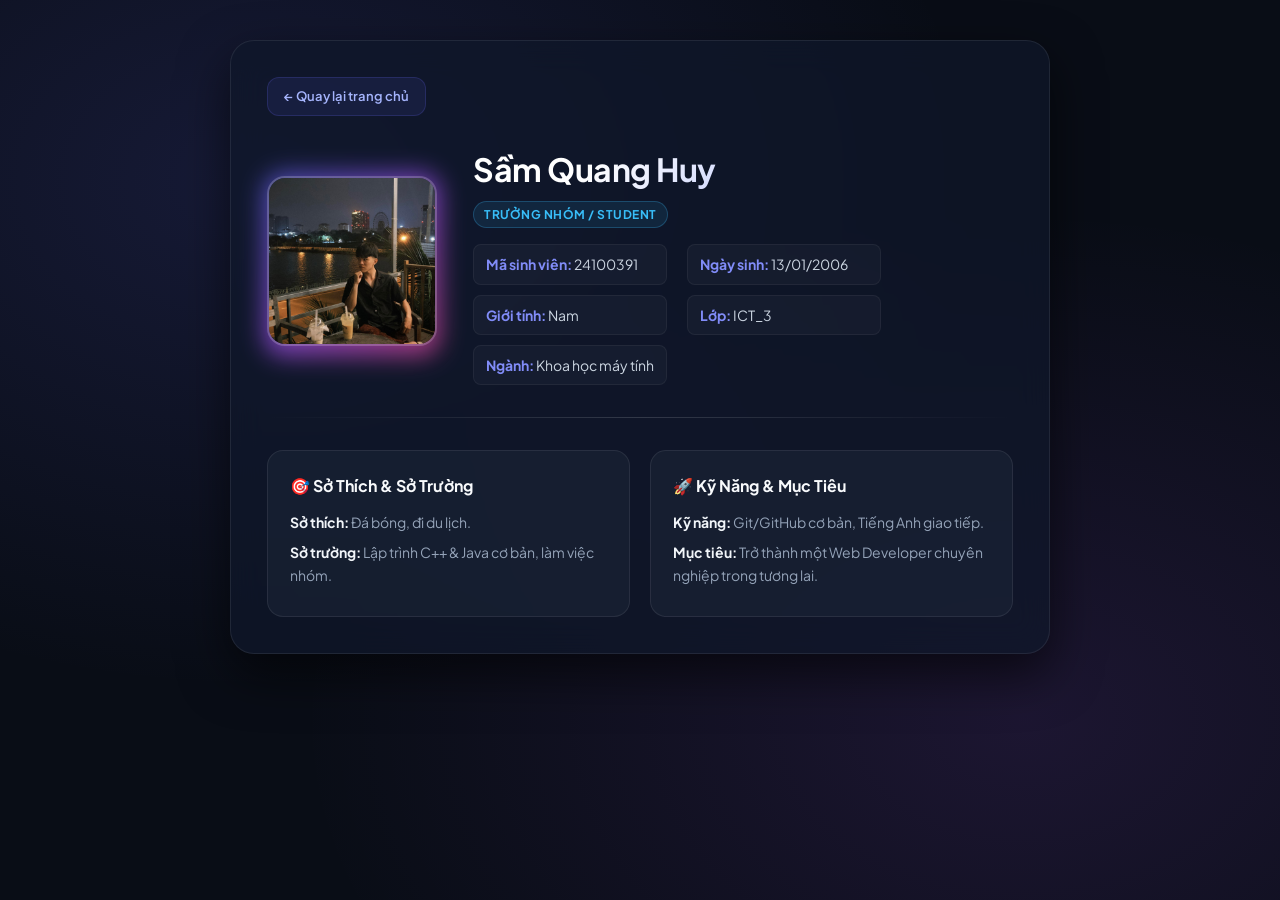
<file: tasks/Huy_Sam_Quang/index.html>
<!DOCTYPE html>
<html lang="vi">
<head>
    <meta charset="UTF-8">
    <meta name="viewport" content="width=device-width, initial-scale=1.0">
    <title>Sầm Quang Huy - Trang Cá Nhân</title>
    <link href="https://fonts.googleapis.com/css2?family=Inter:wght@400;500;600;700&display=swap" rel="stylesheet">
    <link rel="stylesheet" href="style.css">
</head>
<body>

    <div class="profile-container">
        <!-- Nút quay lại trang chủ -->
        <a href="../../index.html" class="back-btn">← Quay lại trang chủ</a>

        <!-- Khối Profile chính: Ảnh trái - Thông tin phải -->
        <div class="profile-header">
            <div class="avatar-box">
                <img src="images/huysq.jpg" alt="Sầm Quang Huy" class="profile-avatar">
            </div>
            
            <div class="header-info">
                <h1 class="user-name">Sầm Quang Huy</h1>
                <p class="user-role">Trưởng nhóm / Student</p>
                
                <ul class="info-list">
                    <li><strong>Mã sinh viên:</strong> 24100391</li>
                    <li><strong>Ngày sinh:</strong> 13/01/2006</li>
                    <li><strong>Giới tính:</strong> Nam</li>
                    <li><strong>Lớp:</strong> ICT_3</li>
                    <li><strong>Ngành:</strong> Khoa học máy tính</li>
                </ul>
            </div>
        </div>

        <hr class="divider">

        <!-- Các khối thông tin phụ bên dưới -->
        <div class="details-grid">
            <div class="info-card">
                <h3>🎯 Sở Thích & Sở Trường</h3>
                <ul>
                    <li><strong>Sở thích:</strong> Đá bóng, đi du lịch.</li>
                    <li><strong>Sở trường:</strong> Lập trình C++ & Java cơ bản, làm việc nhóm.</li>
                </ul>
            </div>

            <div class="info-card">
                <h3>🚀 Kỹ Năng & Mục Tiêu</h3>
                <ul>
                    <li><strong>Kỹ năng:</strong> Git/GitHub cơ bản, Tiếng Anh giao tiếp.</li>
                    <li><strong>Mục tiêu:</strong> Trở thành một Web Developer chuyên nghiệp trong tương lai.</li>
                </ul>
            </div>
        </div>
    </div>

</body>
</html>
</file>
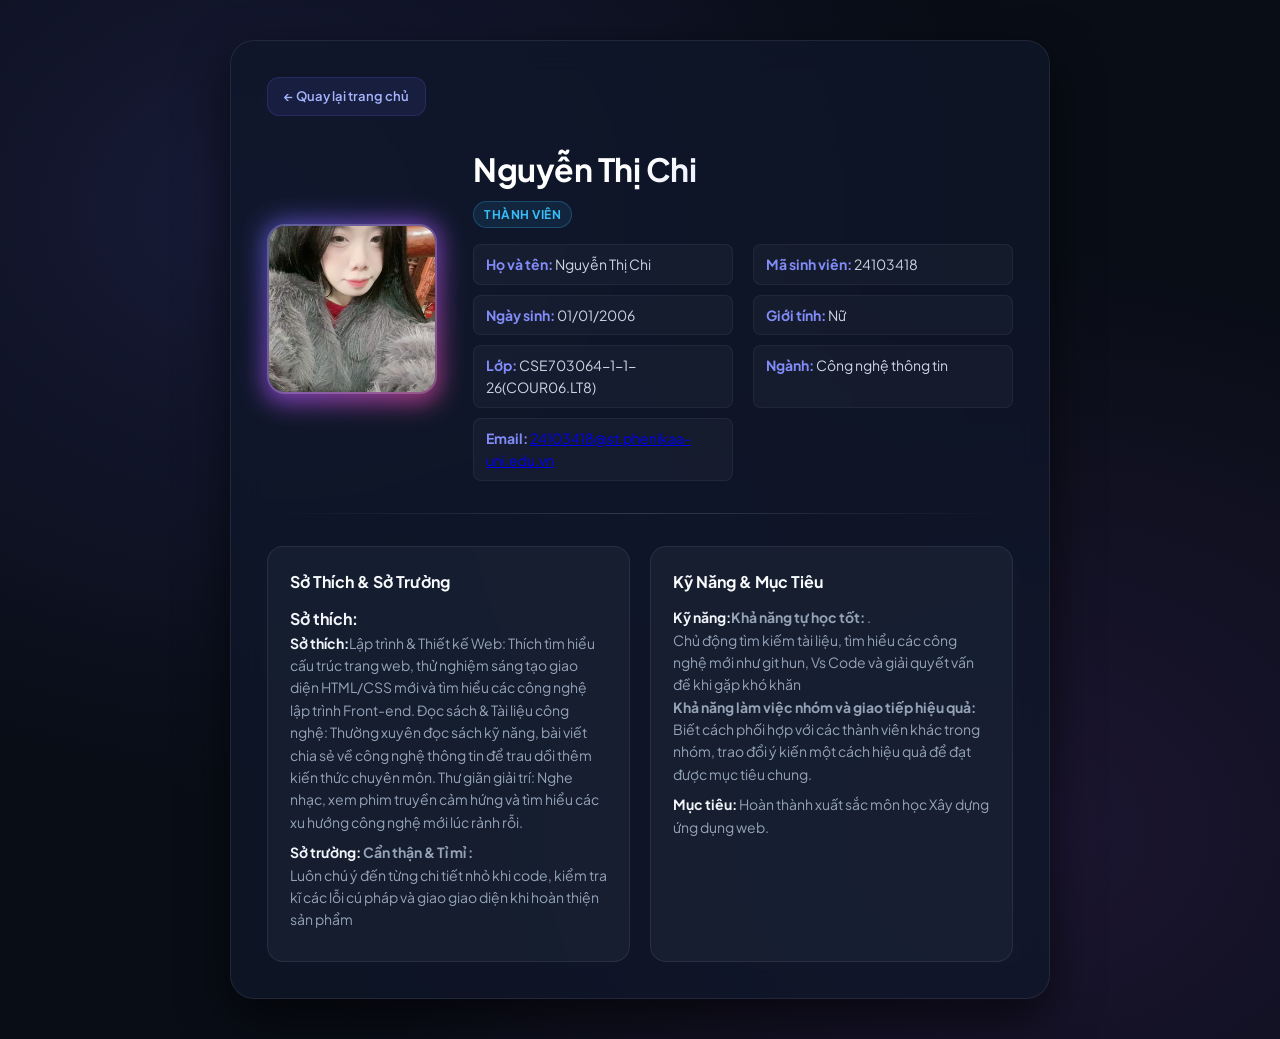
<file: tasks/Nguyen_Thi_Chi/index.html>
<!DOCTYPE html>
<html lang="vi">
<head>
    <meta charset="UTF-8">
    <meta name="viewport" content="width=device-width, initial-scale=1.0">
    <title>Trang Giới Thiệu Cá Nhân - Nguyễn Thị Chi </title>
    <!-- Link Font chữ Google -->
    <link href="https://fonts.googleapis.com/css2?family=Plus+Jakarta+Sans:wght@400;500;600;700&display=swap" rel="stylesheet">
    <!-- Link file CSS cùng thư mục -->
    <link rel="stylesheet" href="style.css">
</head>
<body>

    <div class="profile-container">
        <!-- Nút quay lại trang chủ -->
        <a href="../../index.html" class="back-btn">← Quay lại trang chủ</a>

        <!-- THÔNG TIN CHÍNH -->
        <header class="profile-header">
            <div class="avatar-box">
                <!-- Thay tên file ảnh đúng trong thư mục images của bạn -->
               <img src="images\avatar.jpg" alt="Ảnh đại diện của Nguyễn Thị Chi " class="profile-avatar">
            </div>

            <div class="header-info">
                <h1 class="user-name">Nguyễn Thị Chi </h1>
                <span class="user-role">Thành viên</span>

                <ul class="info-list">
                    <li><strong>Họ và tên:</strong> Nguyễn Thị Chi </li>
                    <li><strong>Mã sinh viên:</strong> 24103418</li>
                    <li><strong>Ngày sinh:</strong> 01/01/2006</li>
                    <li><strong>Giới tính:</strong> Nữ</li>
                    <li><strong>Lớp:</strong> CSE703064-1-1-26(COUR06.LT8)</li>
                    <li><strong>Ngành:</strong> Công nghệ thông tin</li>
                    <li><strong>Email:</strong> <a href="mailto:24103418@st.phenikaa-uni.edu.vn">24103418@st.phenikaa-uni.edu.vn</a></li>
                </ul>
            </div>
        </header>

        <hr class="divider">

        <!-- ĐẶC ĐIỂM CÁ NHÂN & MỤC TIÊU -->
        <div class="details-grid">
            <section class="info-card">
                <h3>Sở Thích & Sở Trường</h3>
                <p><strong>Sở thích:</strong></p>
                <ul>
                    <li><strong>Sở thích:</strong>Lập trình & Thiết kế Web: Thích tìm hiểu cấu trúc trang web, thử nghiệm sáng tạo giao diện HTML/CSS mới và tìm hiểu các công nghệ lập trình Front-end.
Đọc sách & Tài liệu công nghệ: Thường xuyên đọc sách kỹ năng, bài viết chia sẻ về công nghệ thông tin để trau dồi thêm kiến thức chuyên môn.
Thư giãn giải trí: Nghe nhạc, xem phim truyền cảm hứng và tìm hiểu các xu hướng công nghệ mới lúc rảnh rỗi.</li>
                    <li><strong>Sở trường:</strong> <b>Cẩn thận & Tỉ mỉ :</b>
                        <p>Luôn chú ý đến từng chi tiết nhỏ khi code, kiểm tra kĩ các lỗi cú pháp và giao giao diện khi hoàn thiện sản phẩm </p>
                    
                    </li>
                </ul>
            </section>

            <section class="info-card">
                <h3>Kỹ Năng & Mục Tiêu</h3>
                <ul>
                    <li><strong>Kỹ năng:</strong><b>Khả năng tự học tốt: </b>.
                        <p>Chủ động tìm kiếm tài liệu, tìm hiểu các công nghệ mới như git hun, Vs Code và giải quyết vấn đề khi gặp khó khăn </p>
                        <b>Khả năng làm việc nhóm và giao tiếp hiệu quả:</b>
                        <p>Biết cách phối hợp với các thành viên khác trong nhóm, trao đổi ý kiến một cách hiệu quả để đạt được mục tiêu chung.</p>
                    </li>
                    <li><strong>Mục tiêu:</strong> Hoàn thành xuất sắc môn học Xây dựng ứng dụng web.</li>
                </ul>
            </section>
        </div>
    </div>

</body>
</html>
</file>
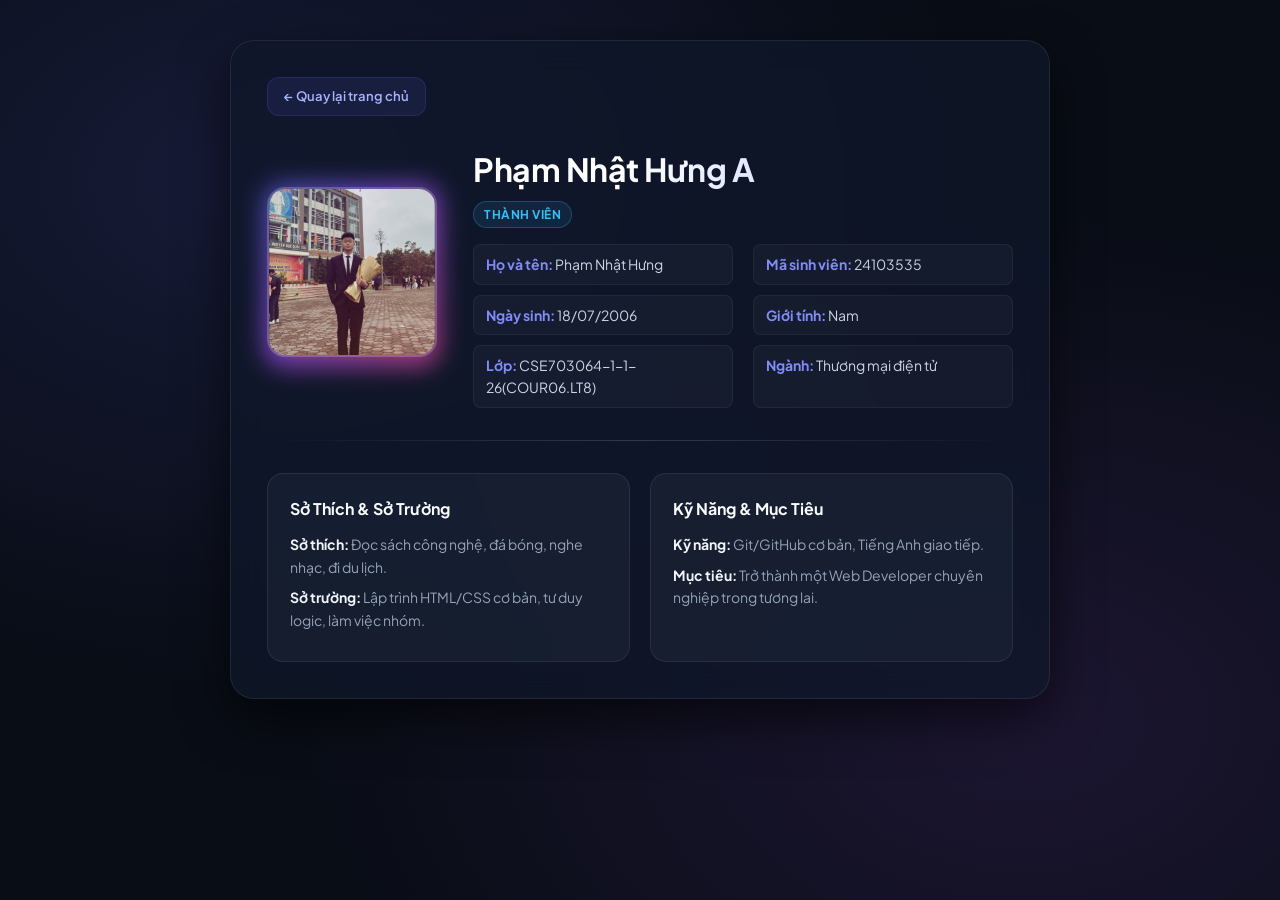
<file: tasks/Pham_Nhat_Hung/index.html>
<!DOCTYPE html>
<html lang="vi">
<head>
    <meta charset="UTF-8">
    <meta name="viewport" content="width=device-width, initial-scale=1.0">
    <title>Trang Giới Thiệu Cá Nhân - Phạm Nhật Hưng </title>
    <!-- Link Font chữ Google -->
    <link href="https://fonts.googleapis.com/css2?family=Plus+Jakarta+Sans:wght@400;500;600;700&display=swap" rel="stylesheet">
    <!-- Link file CSS cùng thư mục -->
    <link rel="stylesheet" href="style.css">
</head>
<body>

    <div class="profile-container">
        <!-- Nút quay lại trang chủ -->
        <a href="../../index.html" class="back-btn">← Quay lại trang chủ</a>

        <!-- THÔNG TIN CHÍNH -->
        <header class="profile-header">
            <div class="avatar-box">
                <!-- Thay tên file ảnh đúng trong thư mục images của bạn -->
                <img src="images/avatar.jpg" alt="Ảnh đại diện của Phạm Nhật Hưng " class="profile-avatar">
            </div>

            <div class="header-info">
                <h1 class="user-name">Phạm Nhật Hưng A</h1>
                <span class="user-role">Thành viên</span>

                <ul class="info-list">
                    <li><strong>Họ và tên:</strong> Phạm Nhật Hưng </li>
                    <li><strong>Mã sinh viên:</strong> 24103535</li>
                    <li><strong>Ngày sinh:</strong> 18/07/2006</li>
                    <li><strong>Giới tính:</strong> Nam</li>
                    <li><strong>Lớp:</strong> CSE703064-1-1-26(COUR06.LT8)</li>
                    <li><strong>Ngành:</strong> Thương mại điện tử</li>
                </ul>
            </div>
        </header>

        <hr class="divider">

        <!-- ĐẶC ĐIỂM CÁ NHÂN & MỤC TIÊU -->
        <div class="details-grid">
            <section class="info-card">
                <h3>Sở Thích & Sở Trường</h3>
                <ul>
                    <li><strong>Sở thích:</strong> Đọc sách công nghệ, đá bóng, nghe nhạc, đi du lịch.</li>
                    <li><strong>Sở trường:</strong> Lập trình HTML/CSS cơ bản, tư duy logic, làm việc nhóm.</li>
                </ul>
            </section>

            <section class="info-card">
                <h3>Kỹ Năng & Mục Tiêu</h3>
                <ul>
                    <li><strong>Kỹ năng:</strong> Git/GitHub cơ bản, Tiếng Anh giao tiếp.</li>
                    <li><strong>Mục tiêu:</strong> Trở thành một Web Developer chuyên nghiệp trong tương lai.</li>
                </ul>
            </section>
        </div>
    </div>

</body>
</html>
</file>
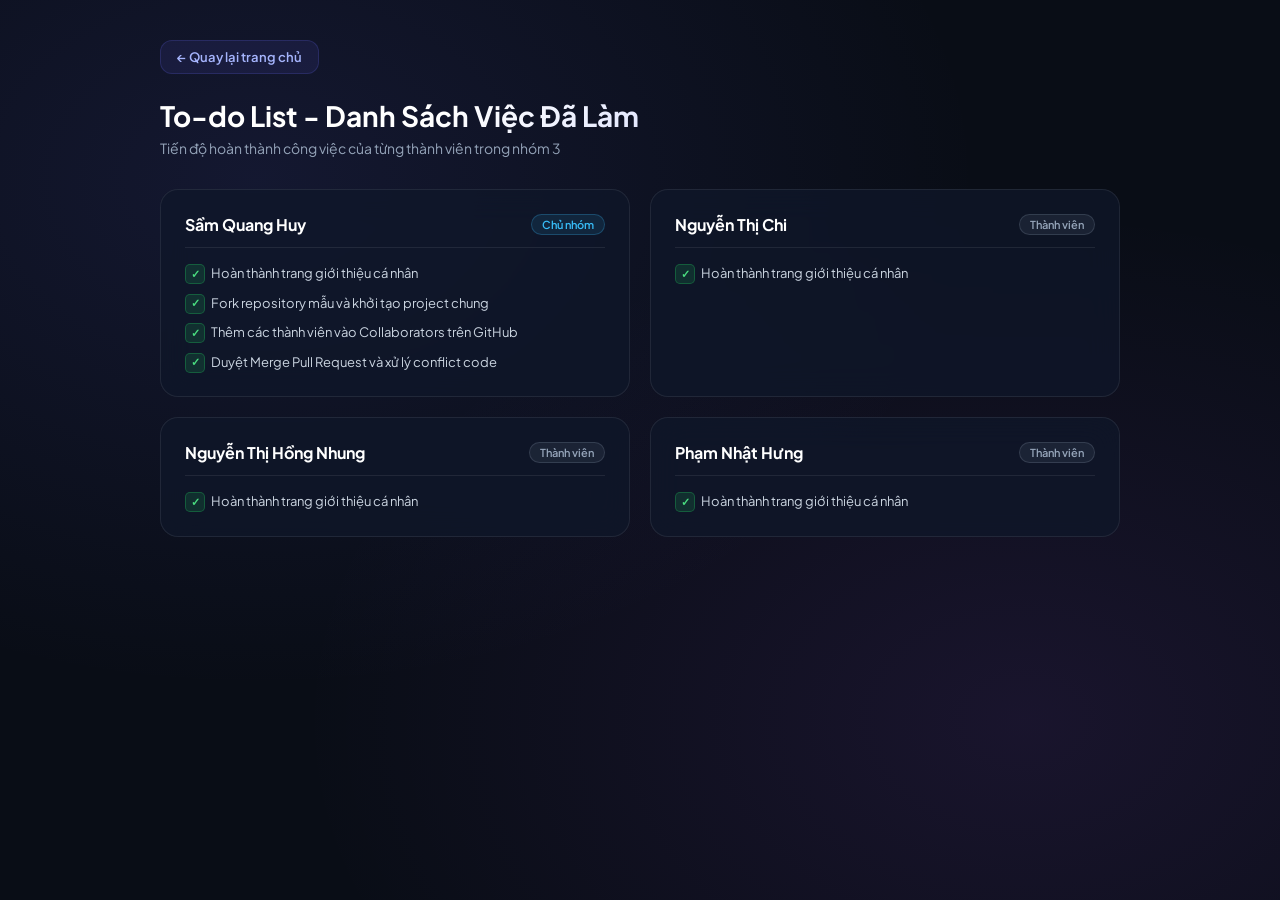
<file: tasks/group/todolist/index.html>
<!DOCTYPE html>
<html lang="vi">
<head>
    <meta charset="UTF-8">
    <meta name="viewport" content="width=device-width, initial-scale=1.0">
    <title>To-do List - Danh Sách Việc Đã Làm</title>
    <link href="https://fonts.googleapis.com/css2?family=Plus+Jakarta+Sans:wght@400;500;600;700&display=swap" rel="stylesheet">
    <link rel="stylesheet" href="style.css">
</head>
<body>

    <div class="todolist-container">
        <!-- Nút quay lại trang chủ -->
        <a href="../../../index.html" class="back-btn">← Quay lại trang chủ</a>

        <header class="page-header">
            <h1 class="page-title">To-do List - Danh Sách Việc Đã Làm</h1>
            <p class="page-desc">Tiến độ hoàn thành công việc của từng thành viên trong nhóm 3</p>
        </header>

        <!-- Lưới 4 hộp chứa công việc -->
        <div class="todo-grid">
            
            <!-- Thành viên 1 -->
            <div class="todo-card">
                <div class="card-header">
                    <span class="user-name">Sầm Quang Huy</span>
                    <span class="user-role leader">Chủ nhóm</span>
                </div>
                <ul class="task-list">
                    <li class="done">Hoàn thành trang giới thiệu cá nhân</li>
                    <li class="done">Fork repository mẫu và khởi tạo project chung</li>
                    <li class="done">Thêm các thành viên vào Collaborators trên GitHub</li>
                    <li class="done">Duyệt Merge Pull Request và xử lý conflict code</li>
                </ul>
            </div>

            <!-- Thành viên 2 -->
            <div class="todo-card">
                <div class="card-header">
                    <span class="user-name">Nguyễn Thị Chi</span>
                    <span class="user-role">Thành viên</span>
                </div>
                <ul class="task-list">
                    <li class="done">Hoàn thành trang giới thiệu cá nhân</li>
                </ul>
            </div>

            <!-- Thành viên 3 -->
            <div class="todo-card">
                <div class="card-header">
                    <span class="user-name">Nguyễn Thị Hồng Nhung</span>
                    <span class="user-role">Thành viên</span>
                </div>
                <ul class="task-list">
                    <li class="done">Hoàn thành trang giới thiệu cá nhân</li>
                </ul>
            </div>

            <!-- Thành viên 4 -->
            <div class="todo-card">
                <div class="card-header">
                    <span class="user-name">Phạm Nhật Hưng</span>
                    <span class="user-role">Thành viên</span>
                </div>
                <ul class="task-list">
                    <li class="done">Hoàn thành trang giới thiệu cá nhân</li>
                </ul>
            </div>

        </div>
    </div>

</body>
</html>
</file>
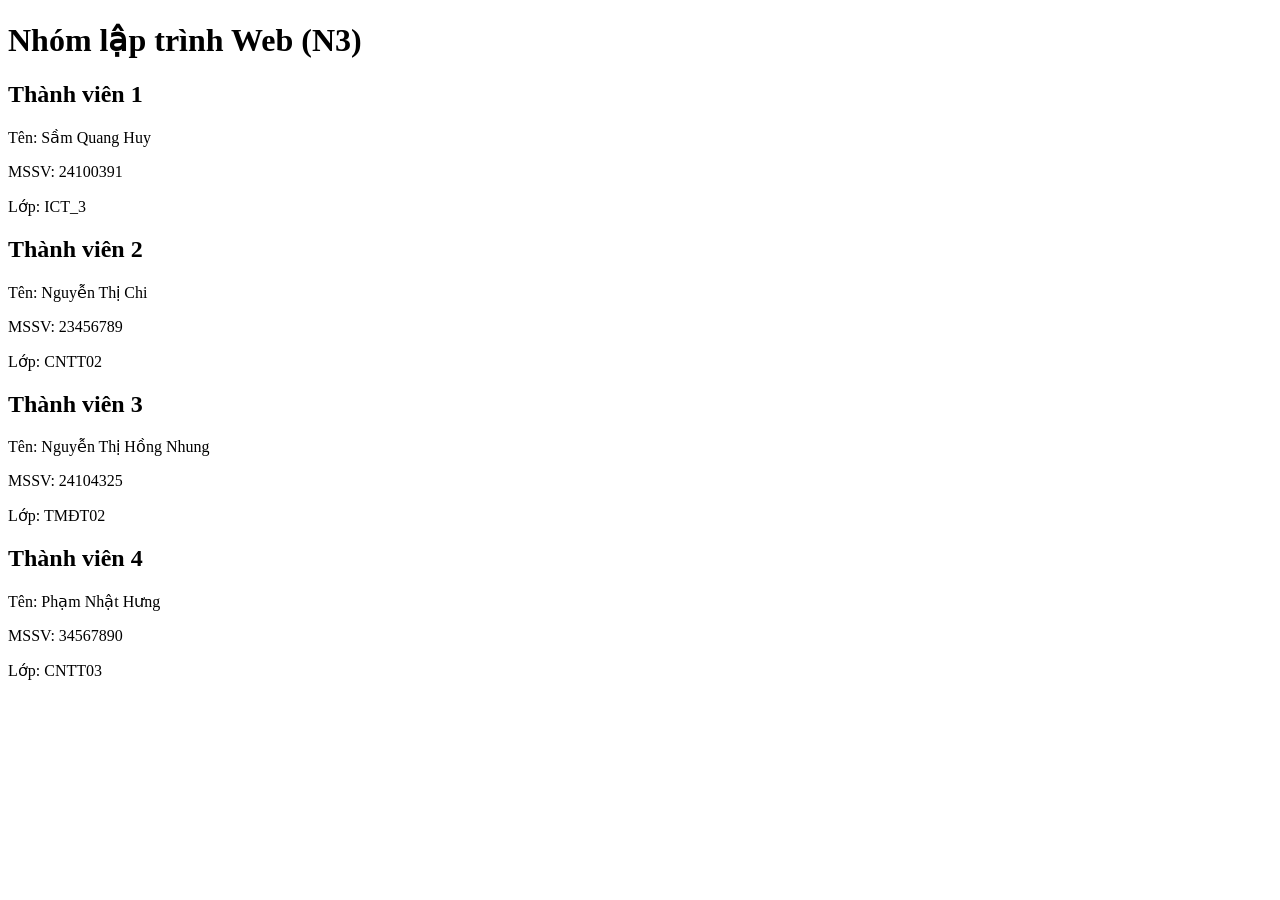
<file: tasks/group/about.html>
<!DOCTYPE html>
<html lang="vi">
<head>
    <meta charset="UTF-8">
    <title>Giới thiệu nhóm 3</title>
</head>
<body>

    <h1>Nhóm lập trình Web (N3) </h1>

    <h2>Thành viên 1</h2>
    <p>Tên: Sầm Quang Huy</p>
    <p>MSSV: 24100391</p>
    <p>Lớp: ICT_3</p>

    <h2>Thành viên 2</h2>
    <p>Tên: Nguyễn Thị Chi</p>
    <p>MSSV: 23456789</p>
    <p>Lớp: CNTT02</p>

    <h2>Thành viên 3</h2>
    <p>Tên: Nguyễn Thị Hồng Nhung</p>
    <p>MSSV: 24104325</p>
    <p>Lớp: TMĐT02</p>

    <h2>Thành viên 4</h2>
    <p>Tên: Phạm Nhật Hưng</p>
    <p>MSSV: 34567890</p>
    <p>Lớp: CNTT03</p>

</body>
</html>
</file>
<file: tasks/Huy_Sam_Quang/style.css>
@import url('https://fonts.googleapis.com/css2?family=Plus+Jakarta+Sans:wght@400;500;600;700&display=swap');

* {
    box-sizing: border-box;
    margin: 0;
    padding: 0;
    font-family: 'Plus Jakarta Sans', sans-serif;
}

body {
    background-color: #090d16; /* Nền tối sâu */
    background-image: 
        radial-gradient(at 20% 20%, rgba(99, 102, 241, 0.15) 0px, transparent 50%),
        radial-gradient(at 80% 80%, rgba(168, 85, 247, 0.12) 0px, transparent 50%);
    color: #f1f5f9;
    padding: 40px 20px;
    line-height: 1.6;
    min-height: 100vh;
}

.profile-container {
    max-width: 820px;
    margin: 0 auto;
    background: rgba(15, 23, 42, 0.75);
    backdrop-filter: blur(16px);
    -webkit-backdrop-filter: blur(16px);
    padding: 36px;
    border-radius: 24px;
    box-shadow: 0 20px 50px rgba(0, 0, 0, 0.6);
    border: 1px solid rgba(255, 255, 255, 0.08);
}

/* Nút quay lại kiểu Glassmorphism */
.back-btn {
    display: inline-flex;
    align-items: center;
    gap: 8px;
    color: #a5b4fc;
    background: rgba(99, 102, 241, 0.1);
    border: 1px solid rgba(99, 102, 241, 0.2);
    padding: 8px 16px;
    border-radius: 12px;
    text-decoration: none;
    font-weight: 600;
    font-size: 13px;
    margin-bottom: 28px;
    transition: all 0.3s ease;
}

.back-btn:hover {
    background: rgba(99, 102, 241, 0.25);
    color: #ffffff;
    transform: translateX(-4px);
    box-shadow: 0 0 15px rgba(99, 102, 241, 0.3);
}

/* Header Profile */
.profile-header {
    display: flex;
    align-items: center;
    gap: 36px;
}

/* Khung ảnh có hiệu ứng Glow Neon */
.avatar-box {
    position: relative;
    flex-shrink: 0;
}

.avatar-box::before {
    content: '';
    position: absolute;
    inset: -3px;
    background: linear-gradient(135deg, #6366f1, #a855f7, #ec4899);
    border-radius: 20px;
    filter: blur(12px);
    opacity: 0.7;
    transition: opacity 0.3s ease;
}

.avatar-box:hover::before {
    opacity: 1;
}

.profile-avatar {
    position: relative;
    width: 170px;
    height: 170px;
    object-fit: cover;
    border-radius: 18px;
    border: 2px solid rgba(255, 255, 255, 0.2);
}

/* Chữ Gradient & Badge */
.user-name {
    font-size: 32px;
    font-weight: 700;
    background: linear-gradient(135deg, #ffffff 30%, #a5b4fc 100%);
    -webkit-background-clip: text;
    -webkit-text-fill-color: transparent;
    letter-spacing: -0.5px;
}

.user-role {
    display: inline-block;
    font-size: 12px;
    font-weight: 700;
    color: #38bdf8;
    background: rgba(56, 189, 248, 0.1);
    border: 1px solid rgba(56, 189, 248, 0.25);
    padding: 3px 10px;
    border-radius: 20px;
    margin: 6px 0 16px 0;
    text-transform: uppercase;
    letter-spacing: 0.5px;
}

.info-list {
    list-style: none;
    display: grid;
    grid-template-columns: repeat(2, 1fr);
    gap: 10px 20px;
    font-size: 14px;
    color: #cbd5e1;
}

.info-list li {
    background: rgba(255, 255, 255, 0.03);
    padding: 8px 12px;
    border-radius: 8px;
    border: 1px solid rgba(255, 255, 255, 0.05);
}

.info-list strong {
    color: #818cf8;
}

.divider {
    border: none;
    height: 1px;
    background: linear-gradient(90deg, transparent, rgba(255, 255, 255, 0.15), transparent);
    margin: 32px 0;
}

/* Thẻ bài viết/kỹ năng tương tác 3D nhẹ */
.details-grid {
    display: grid;
    grid-template-columns: repeat(2, 1fr);
    gap: 20px;
}

.info-card {
    background: rgba(30, 41, 59, 0.5);
    border: 1px solid rgba(255, 255, 255, 0.08);
    padding: 22px;
    border-radius: 16px;
    transition: all 0.3s cubic-bezier(0.4, 0, 0.2, 1);
}

.info-card:hover {
    transform: translateY(-6px);
    border-color: rgba(99, 102, 241, 0.4);
    box-shadow: 0 12px 30px rgba(0, 0, 0, 0.4), 0 0 20px rgba(99, 102, 241, 0.15);
    background: rgba(30, 41, 59, 0.8);
}

.info-card h3 {
    font-size: 16px;
    color: #f8fafc;
    margin-bottom: 12px;
}

.info-card ul {
    list-style: none;
    font-size: 14px;
    color: #94a3b8;
}

.info-card li {
    margin-bottom: 8px;
}

.info-card strong {
    color: #f1f5f9;
}

@media (max-width: 640px) {
    .profile-header {
        flex-direction: column;
        text-align: center;
    }

    .info-list, .details-grid {
        grid-template-columns: 1fr;
    }
}
</file>
<file: tasks/Nguyen_Thi_Chi/style.css>
@import url('https://fonts.googleapis.com/css2?family=Plus+Jakarta+Sans:wght@400;500;600;700&display=swap');

* {
    box-sizing: border-box;
    margin: 0;
    padding: 0;
    font-family: 'Plus Jakarta Sans', sans-serif;
}

body {
    background-color: #090d16; /* Nền tối sâu */
    background-image: 
        radial-gradient(at 20% 20%, rgba(99, 102, 241, 0.15) 0px, transparent 50%),
        radial-gradient(at 80% 80%, rgba(168, 85, 247, 0.12) 0px, transparent 50%);
    color: #f1f5f9;
    padding: 40px 20px;
    line-height: 1.6;
    min-height: 100vh;
}

.profile-container {
    max-width: 820px;
    margin: 0 auto;
    background: rgba(15, 23, 42, 0.75);
    backdrop-filter: blur(16px);
    -webkit-backdrop-filter: blur(16px);
    padding: 36px;
    border-radius: 24px;
    box-shadow: 0 20px 50px rgba(0, 0, 0, 0.6);
    border: 1px solid rgba(255, 255, 255, 0.08);
}

/* Nút quay lại kiểu Glassmorphism */
.back-btn {
    display: inline-flex;
    align-items: center;
    gap: 8px;
    color: #a5b4fc;
    background: rgba(99, 102, 241, 0.1);
    border: 1px solid rgba(99, 102, 241, 0.2);
    padding: 8px 16px;
    border-radius: 12px;
    text-decoration: none;
    font-weight: 600;
    font-size: 13px;
    margin-bottom: 28px;
    transition: all 0.3s ease;
}

.back-btn:hover {
    background: rgba(99, 102, 241, 0.25);
    color: #ffffff;
    transform: translateX(-4px);
    box-shadow: 0 0 15px rgba(99, 102, 241, 0.3);
}

/* Header Profile */
.profile-header {
    display: flex;
    align-items: center;
    gap: 36px;
}

/* Khung ảnh có hiệu ứng Glow Neon */
.avatar-box {
    position: relative;
    flex-shrink: 0;
}

.avatar-box::before {
    content: '';
    position: absolute;
    inset: -3px;
    background: linear-gradient(135deg, #6366f1, #a855f7, #ec4899);
    border-radius: 20px;
    filter: blur(12px);
    opacity: 0.7;
    transition: opacity 0.3s ease;
}

.avatar-box:hover::before {
    opacity: 1;
}

.profile-avatar {
    position: relative;
    width: 170px;
    height: 170px;
    object-fit: cover;
    border-radius: 18px;
    border: 2px solid rgba(255, 255, 255, 0.2);
}

/* Chữ Gradient & Badge */
.user-name {
    font-size: 32px;
    font-weight: 700;
    background: linear-gradient(135deg, #ffffff 30%, #a5b4fc 100%);
    -webkit-background-clip: text;
    -webkit-text-fill-color: transparent;
    letter-spacing: -0.5px;
}

.user-role {
    display: inline-block;
    font-size: 12px;
    font-weight: 700;
    color: #38bdf8;
    background: rgba(56, 189, 248, 0.1);
    border: 1px solid rgba(56, 189, 248, 0.25);
    padding: 3px 10px;
    border-radius: 20px;
    margin: 6px 0 16px 0;
    text-transform: uppercase;
    letter-spacing: 0.5px;
}

.info-list {
    list-style: none;
    display: grid;
    grid-template-columns: repeat(2, 1fr);
    gap: 10px 20px;
    font-size: 14px;
    color: #cbd5e1;
}

.info-list li {
    background: rgba(255, 255, 255, 0.03);
    padding: 8px 12px;
    border-radius: 8px;
    border: 1px solid rgba(255, 255, 255, 0.05);
}

.info-list strong {
    color: #818cf8;
}

.divider {
    border: none;
    height: 1px;
    background: linear-gradient(90deg, transparent, rgba(255, 255, 255, 0.15), transparent);
    margin: 32px 0;
}

/* Thẻ bài viết/kỹ năng tương tác 3D nhẹ */
.details-grid {
    display: grid;
    grid-template-columns: repeat(2, 1fr);
    gap: 20px;
}

.info-card {
    background: rgba(30, 41, 59, 0.5);
    border: 1px solid rgba(255, 255, 255, 0.08);
    padding: 22px;
    border-radius: 16px;
    transition: all 0.3s cubic-bezier(0.4, 0, 0.2, 1);
}

.info-card:hover {
    transform: translateY(-6px);
    border-color: rgba(99, 102, 241, 0.4);
    box-shadow: 0 12px 30px rgba(0, 0, 0, 0.4), 0 0 20px rgba(99, 102, 241, 0.15);
    background: rgba(30, 41, 59, 0.8);
}

.info-card h3 {
    font-size: 16px;
    color: #f8fafc;
    margin-bottom: 12px;
}

.info-card ul {
    list-style: none;
    font-size: 14px;
    color: #94a3b8;
}

.info-card li {
    margin-bottom: 8px;
}

.info-card strong {
    color: #f1f5f9;
}

@media (max-width: 640px) {
    .profile-header {
        flex-direction: column;
        text-align: center;
    }

    .info-list, .details-grid {
        grid-template-columns: 1fr;
    }
}
</file>
<file: tasks/Pham_Nhat_Hung/style.css>
@import url('https://fonts.googleapis.com/css2?family=Plus+Jakarta+Sans:wght@400;500;600;700&display=swap');

* {
    box-sizing: border-box;
    margin: 0;
    padding: 0;
    font-family: 'Plus Jakarta Sans', sans-serif;
}

body {
    background-color: #090d16; /* Nền tối sâu */
    background-image: 
        radial-gradient(at 20% 20%, rgba(99, 102, 241, 0.15) 0px, transparent 50%),
        radial-gradient(at 80% 80%, rgba(168, 85, 247, 0.12) 0px, transparent 50%);
    color: #f1f5f9;
    padding: 40px 20px;
    line-height: 1.6;
    min-height: 100vh;
}

.profile-container {
    max-width: 820px;
    margin: 0 auto;
    background: rgba(15, 23, 42, 0.75);
    backdrop-filter: blur(16px);
    -webkit-backdrop-filter: blur(16px);
    padding: 36px;
    border-radius: 24px;
    box-shadow: 0 20px 50px rgba(0, 0, 0, 0.6);
    border: 1px solid rgba(255, 255, 255, 0.08);
}

/* Nút quay lại kiểu Glassmorphism */
.back-btn {
    display: inline-flex;
    align-items: center;
    gap: 8px;
    color: #a5b4fc;
    background: rgba(99, 102, 241, 0.1);
    border: 1px solid rgba(99, 102, 241, 0.2);
    padding: 8px 16px;
    border-radius: 12px;
    text-decoration: none;
    font-weight: 600;
    font-size: 13px;
    margin-bottom: 28px;
    transition: all 0.3s ease;
}

.back-btn:hover {
    background: rgba(99, 102, 241, 0.25);
    color: #ffffff;
    transform: translateX(-4px);
    box-shadow: 0 0 15px rgba(99, 102, 241, 0.3);
}

/* Header Profile */
.profile-header {
    display: flex;
    align-items: center;
    gap: 36px;
}

/* Khung ảnh có hiệu ứng Glow Neon */
.avatar-box {
    position: relative;
    flex-shrink: 0;
}

.avatar-box::before {
    content: '';
    position: absolute;
    inset: -3px;
    background: linear-gradient(135deg, #6366f1, #a855f7, #ec4899);
    border-radius: 20px;
    filter: blur(12px);
    opacity: 0.7;
    transition: opacity 0.3s ease;
}

.avatar-box:hover::before {
    opacity: 1;
}

.profile-avatar {
    position: relative;
    width: 170px;
    height: 170px;
    object-fit: cover;
    border-radius: 18px;
    border: 2px solid rgba(255, 255, 255, 0.2);
}

/* Chữ Gradient & Badge */
.user-name {
    font-size: 32px;
    font-weight: 700;
    background: linear-gradient(135deg, #ffffff 30%, #a5b4fc 100%);
    -webkit-background-clip: text;
    -webkit-text-fill-color: transparent;
    letter-spacing: -0.5px;
}

.user-role {
    display: inline-block;
    font-size: 12px;
    font-weight: 700;
    color: #38bdf8;
    background: rgba(56, 189, 248, 0.1);
    border: 1px solid rgba(56, 189, 248, 0.25);
    padding: 3px 10px;
    border-radius: 20px;
    margin: 6px 0 16px 0;
    text-transform: uppercase;
    letter-spacing: 0.5px;
}

.info-list {
    list-style: none;
    display: grid;
    grid-template-columns: repeat(2, 1fr);
    gap: 10px 20px;
    font-size: 14px;
    color: #cbd5e1;
}

.info-list li {
    background: rgba(255, 255, 255, 0.03);
    padding: 8px 12px;
    border-radius: 8px;
    border: 1px solid rgba(255, 255, 255, 0.05);
}

.info-list strong {
    color: #818cf8;
}

.divider {
    border: none;
    height: 1px;
    background: linear-gradient(90deg, transparent, rgba(255, 255, 255, 0.15), transparent);
    margin: 32px 0;
}

/* Thẻ bài viết/kỹ năng tương tác 3D nhẹ */
.details-grid {
    display: grid;
    grid-template-columns: repeat(2, 1fr);
    gap: 20px;
}

.info-card {
    background: rgba(30, 41, 59, 0.5);
    border: 1px solid rgba(255, 255, 255, 0.08);
    padding: 22px;
    border-radius: 16px;
    transition: all 0.3s cubic-bezier(0.4, 0, 0.2, 1);
}

.info-card:hover {
    transform: translateY(-6px);
    border-color: rgba(99, 102, 241, 0.4);
    box-shadow: 0 12px 30px rgba(0, 0, 0, 0.4), 0 0 20px rgba(99, 102, 241, 0.15);
    background: rgba(30, 41, 59, 0.8);
}

.info-card h3 {
    font-size: 16px;
    color: #f8fafc;
    margin-bottom: 12px;
}

.info-card ul {
    list-style: none;
    font-size: 14px;
    color: #94a3b8;
}

.info-card li {
    margin-bottom: 8px;
}

.info-card strong {
    color: #f1f5f9;
}

@media (max-width: 640px) {
    .profile-header {
        flex-direction: column;
        text-align: center;
    }

    .info-list, .details-grid {
        grid-template-columns: 1fr;
    }
}
</file>
<file: tasks/group/todolist/style.css>
* {
    box-sizing: border-box;
    margin: 0;
    padding: 0;
    font-family: 'Plus Jakarta Sans', sans-serif;
}

body {
    background-color: #090d16;
    background-image: 
        radial-gradient(at 20% 20%, rgba(99, 102, 241, 0.12) 0px, transparent 50%),
        radial-gradient(at 80% 80%, rgba(168, 85, 247, 0.1) 0px, transparent 50%);
    color: #f1f5f9;
    padding: 40px 20px;
    min-height: 100vh;
}

.todolist-container {
    max-width: 960px;
    margin: 0 auto;
}

.back-btn {
    display: inline-flex;
    align-items: center;
    color: #a5b4fc;
    background: rgba(99, 102, 241, 0.1);
    border: 1px solid rgba(99, 102, 241, 0.2);
    padding: 8px 16px;
    border-radius: 12px;
    text-decoration: none;
    font-weight: 600;
    font-size: 13px;
    margin-bottom: 24px;
    transition: all 0.3s ease;
}

.back-btn:hover {
    background: rgba(99, 102, 241, 0.25);
    color: #ffffff;
    transform: translateX(-4px);
}

.page-header {
    margin-bottom: 32px;
}

.page-title {
    font-size: 28px;
    font-weight: 700;
    background: linear-gradient(135deg, #ffffff 30%, #a5b4fc 100%);
    -webkit-background-clip: text;
    -webkit-text-fill-color: transparent;
}

.page-desc {
    color: #94a3b8;
    font-size: 14px;
    margin-top: 6px;
}

/* Chia 4 hộp thành lưới 2x2 */
.todo-grid {
    display: grid;
    grid-template-columns: repeat(2, 1fr);
    gap: 20px;
}

.todo-card {
    background: rgba(15, 23, 42, 0.75);
    backdrop-filter: blur(16px);
    -webkit-backdrop-filter: blur(16px);
    border: 1px solid rgba(255, 255, 255, 0.08);
    border-radius: 18px;
    padding: 24px;
    transition: all 0.3s ease;
}

.todo-card:hover {
    transform: translateY(-4px);
    border-color: rgba(99, 102, 241, 0.4);
    box-shadow: 0 12px 30px rgba(0, 0, 0, 0.4);
}

.card-header {
    display: flex;
    justify-content: space-between;
    align-items: center;
    margin-bottom: 16px;
    padding-bottom: 12px;
    border-bottom: 1px solid rgba(255, 255, 255, 0.08);
}

.user-name {
    font-size: 16px;
    font-weight: 700;
    color: #ffffff;
}

.user-role {
    font-size: 11px;
    font-weight: 600;
    padding: 3px 10px;
    border-radius: 20px;
    background: rgba(148, 163, 184, 0.1);
    color: #94a3b8;
    border: 1px solid rgba(148, 163, 184, 0.2);
}

.user-role.leader {
    background: rgba(56, 189, 248, 0.1);
    color: #38bdf8;
    border-color: rgba(56, 189, 248, 0.25);
}

.task-list {
    list-style: none;
    display: flex;
    flex-direction: column;
    gap: 10px;
}

.task-list li {
    font-size: 13px;
    color: #cbd5e1;
    position: relative;
    padding-left: 26px;
    line-height: 1.5;
}

/* Thêm icon dấu tích xanh trước mỗi công việc hoàn thành */
.task-list li.done::before {
    content: '✓';
    position: absolute;
    left: 0;
    top: 0;
    width: 18px;
    height: 18px;
    background: rgba(34, 197, 94, 0.15);
    color: #4ade80;
    border: 1px solid rgba(34, 197, 94, 0.3);
    border-radius: 5px;
    display: flex;
    align-items: center;
    justify-content: center;
    font-size: 11px;
    font-weight: bold;
}

@media (max-width: 640px) {
    .todo-grid {
        grid-template-columns: 1fr;
    }
}
</file>
